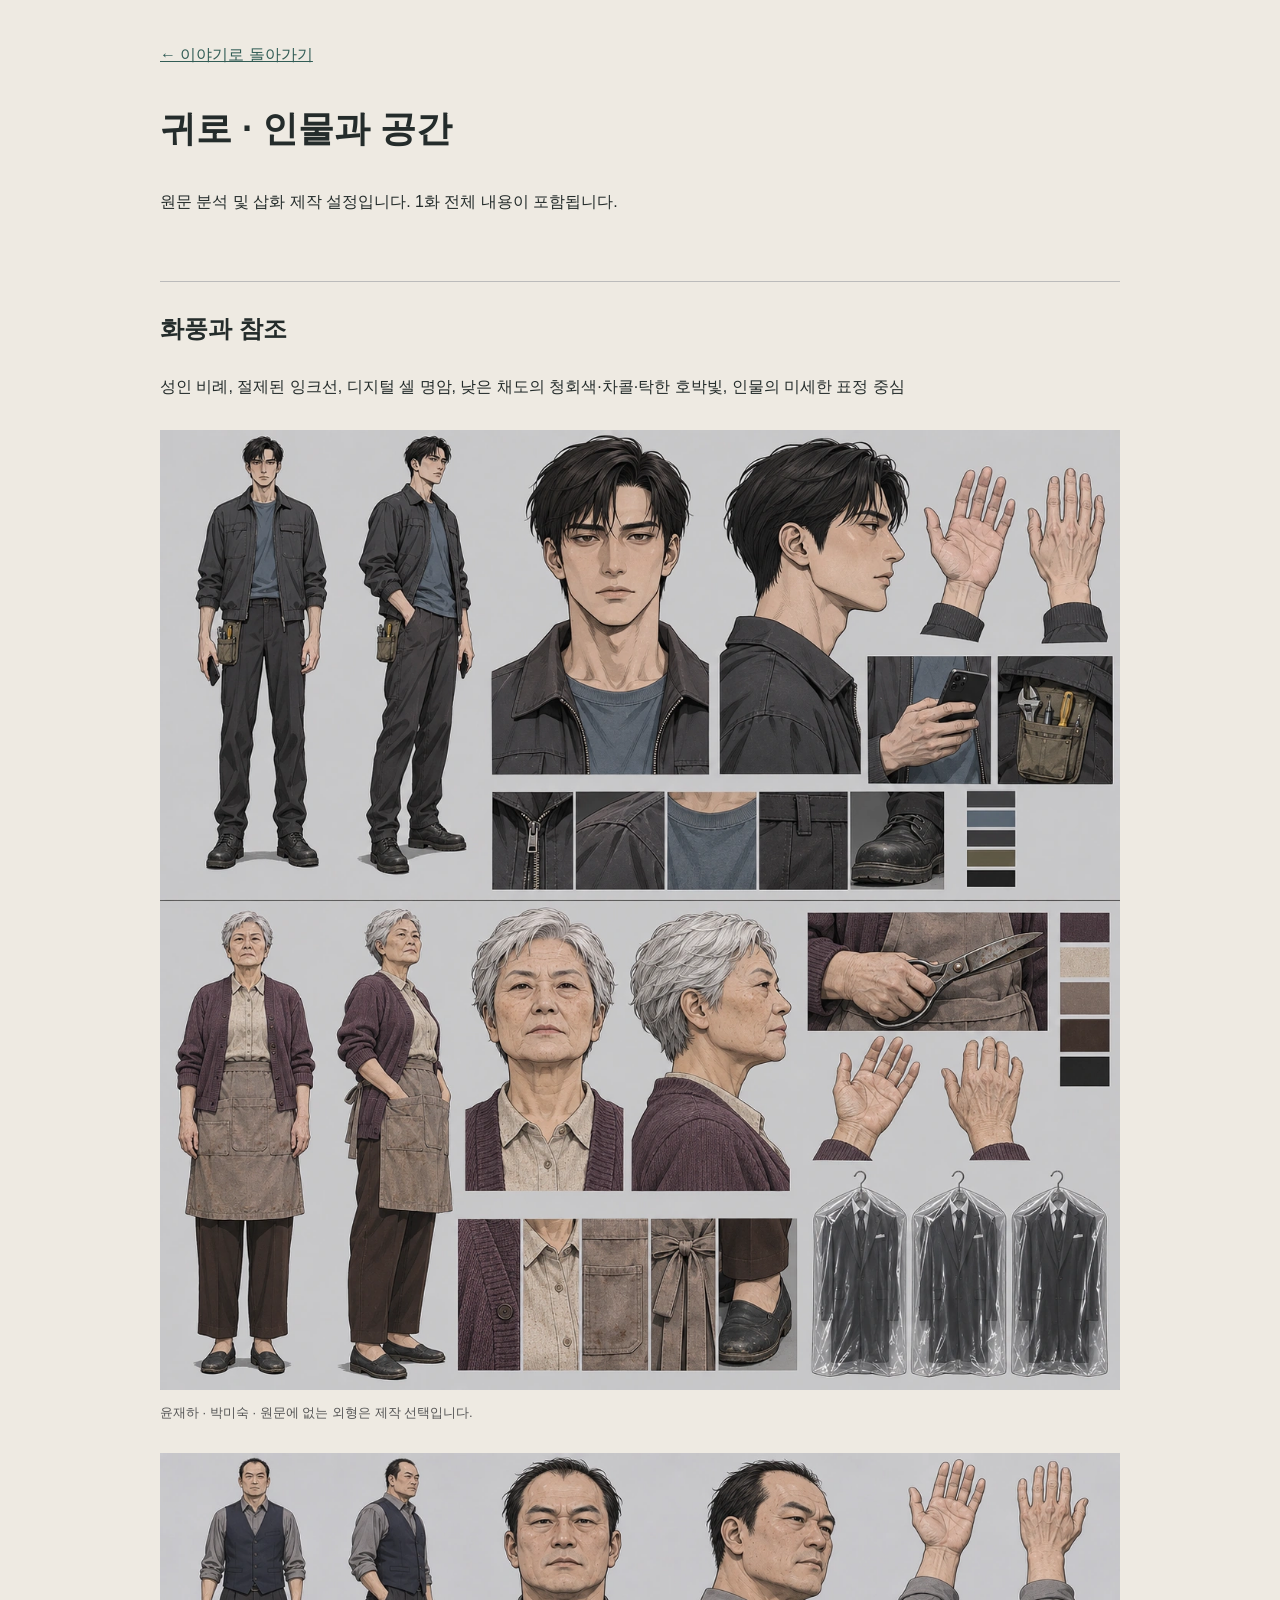
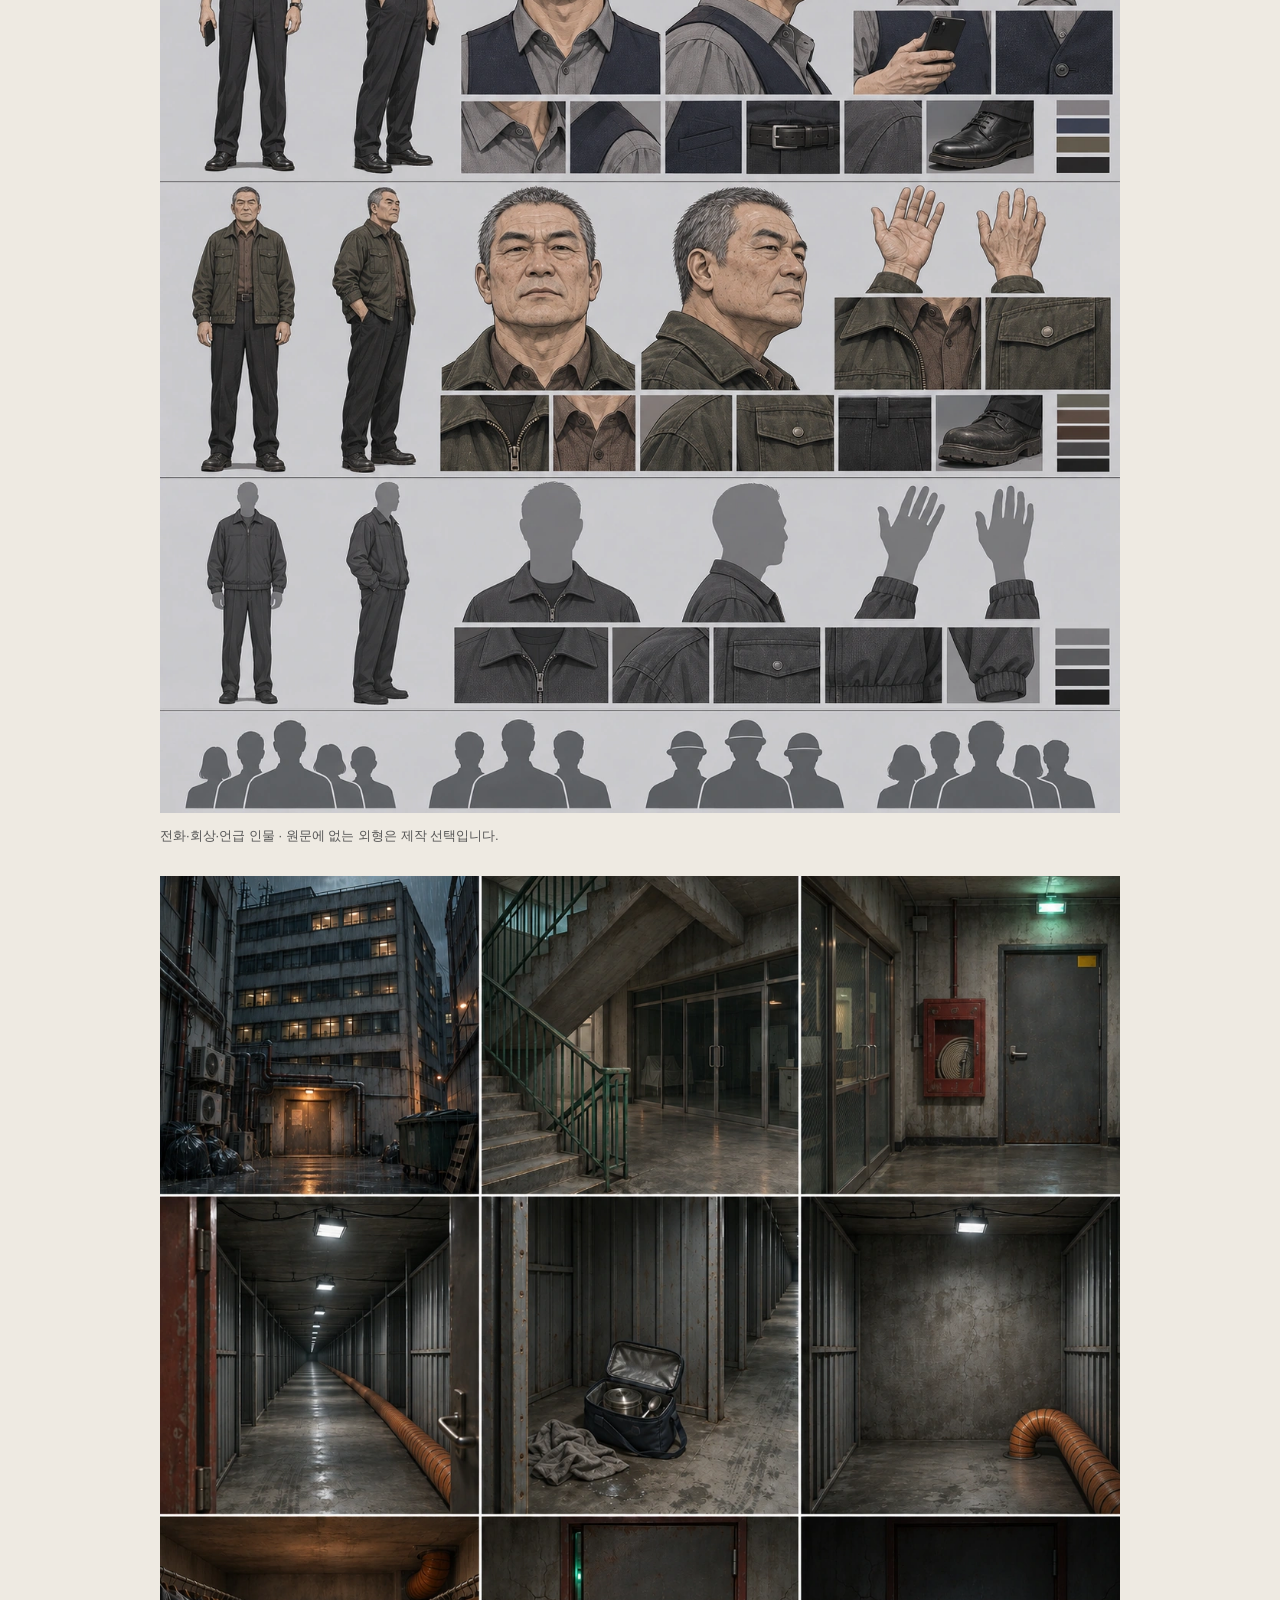
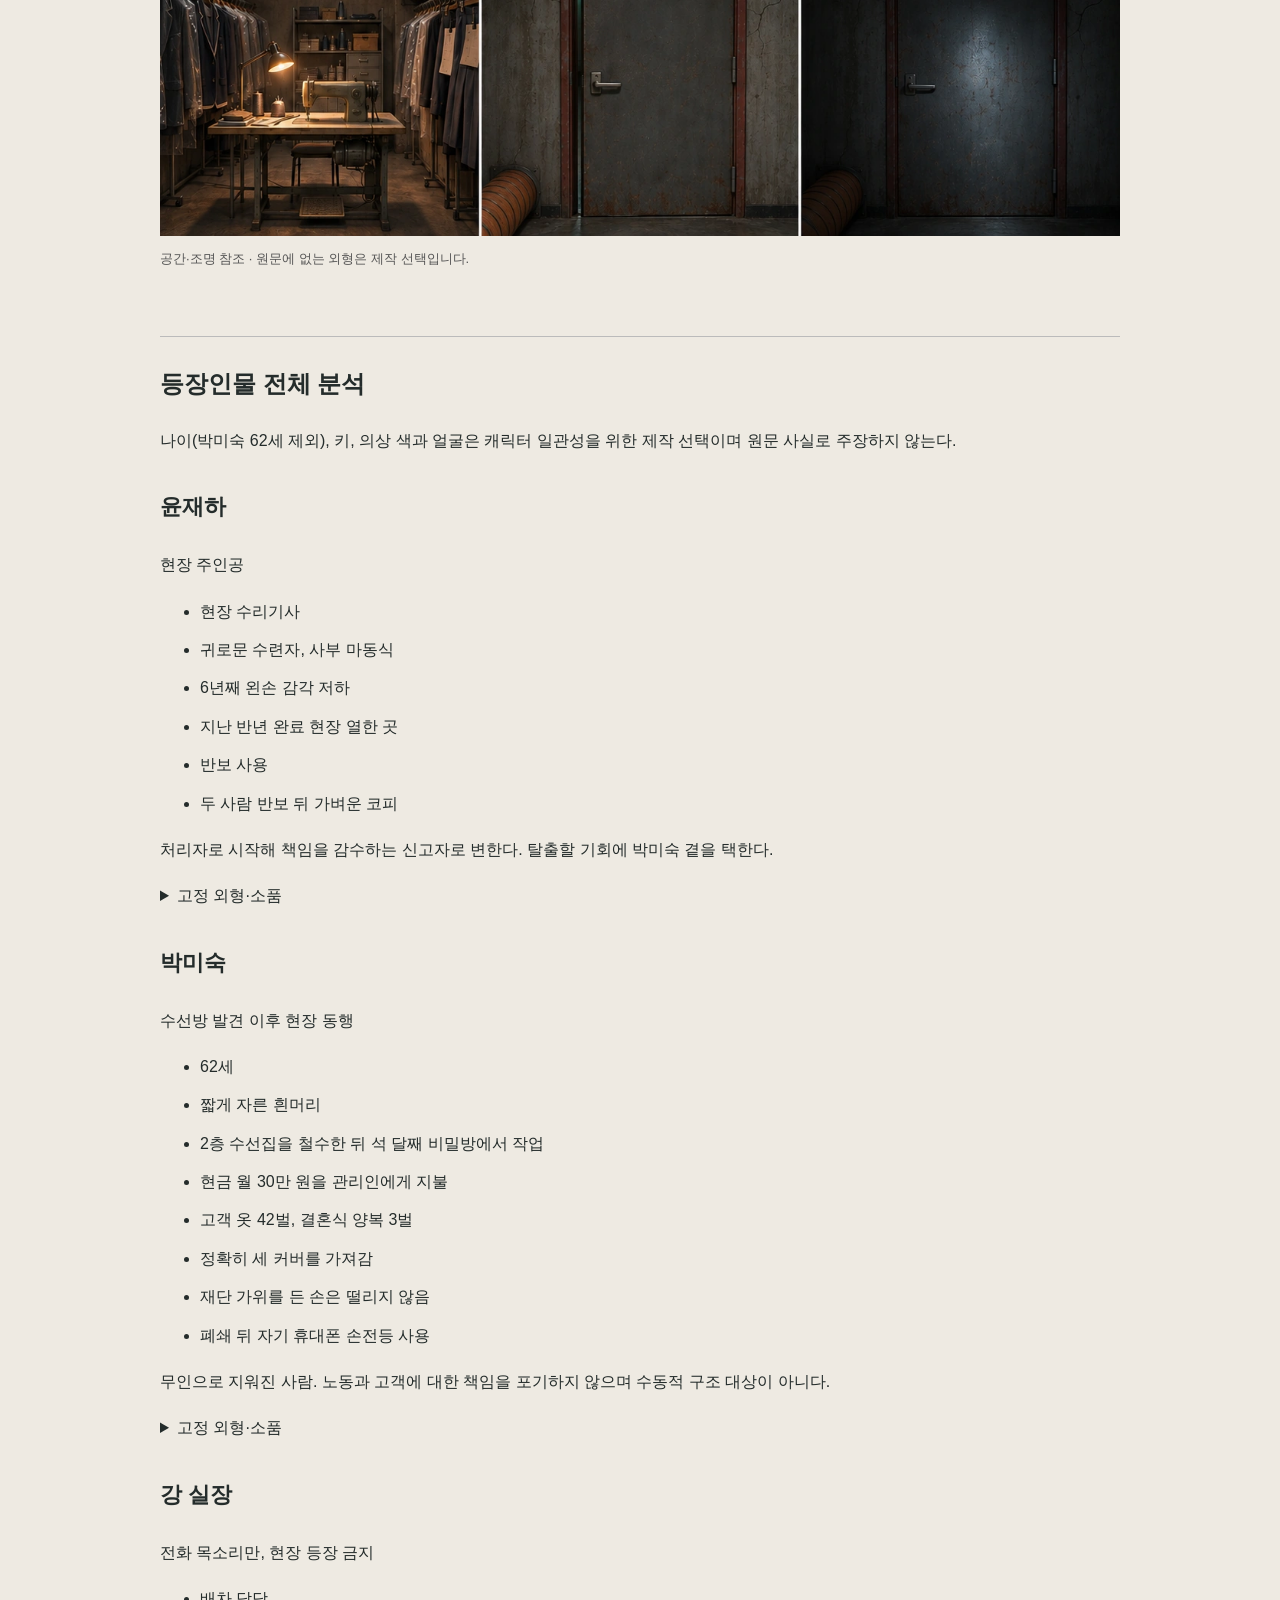
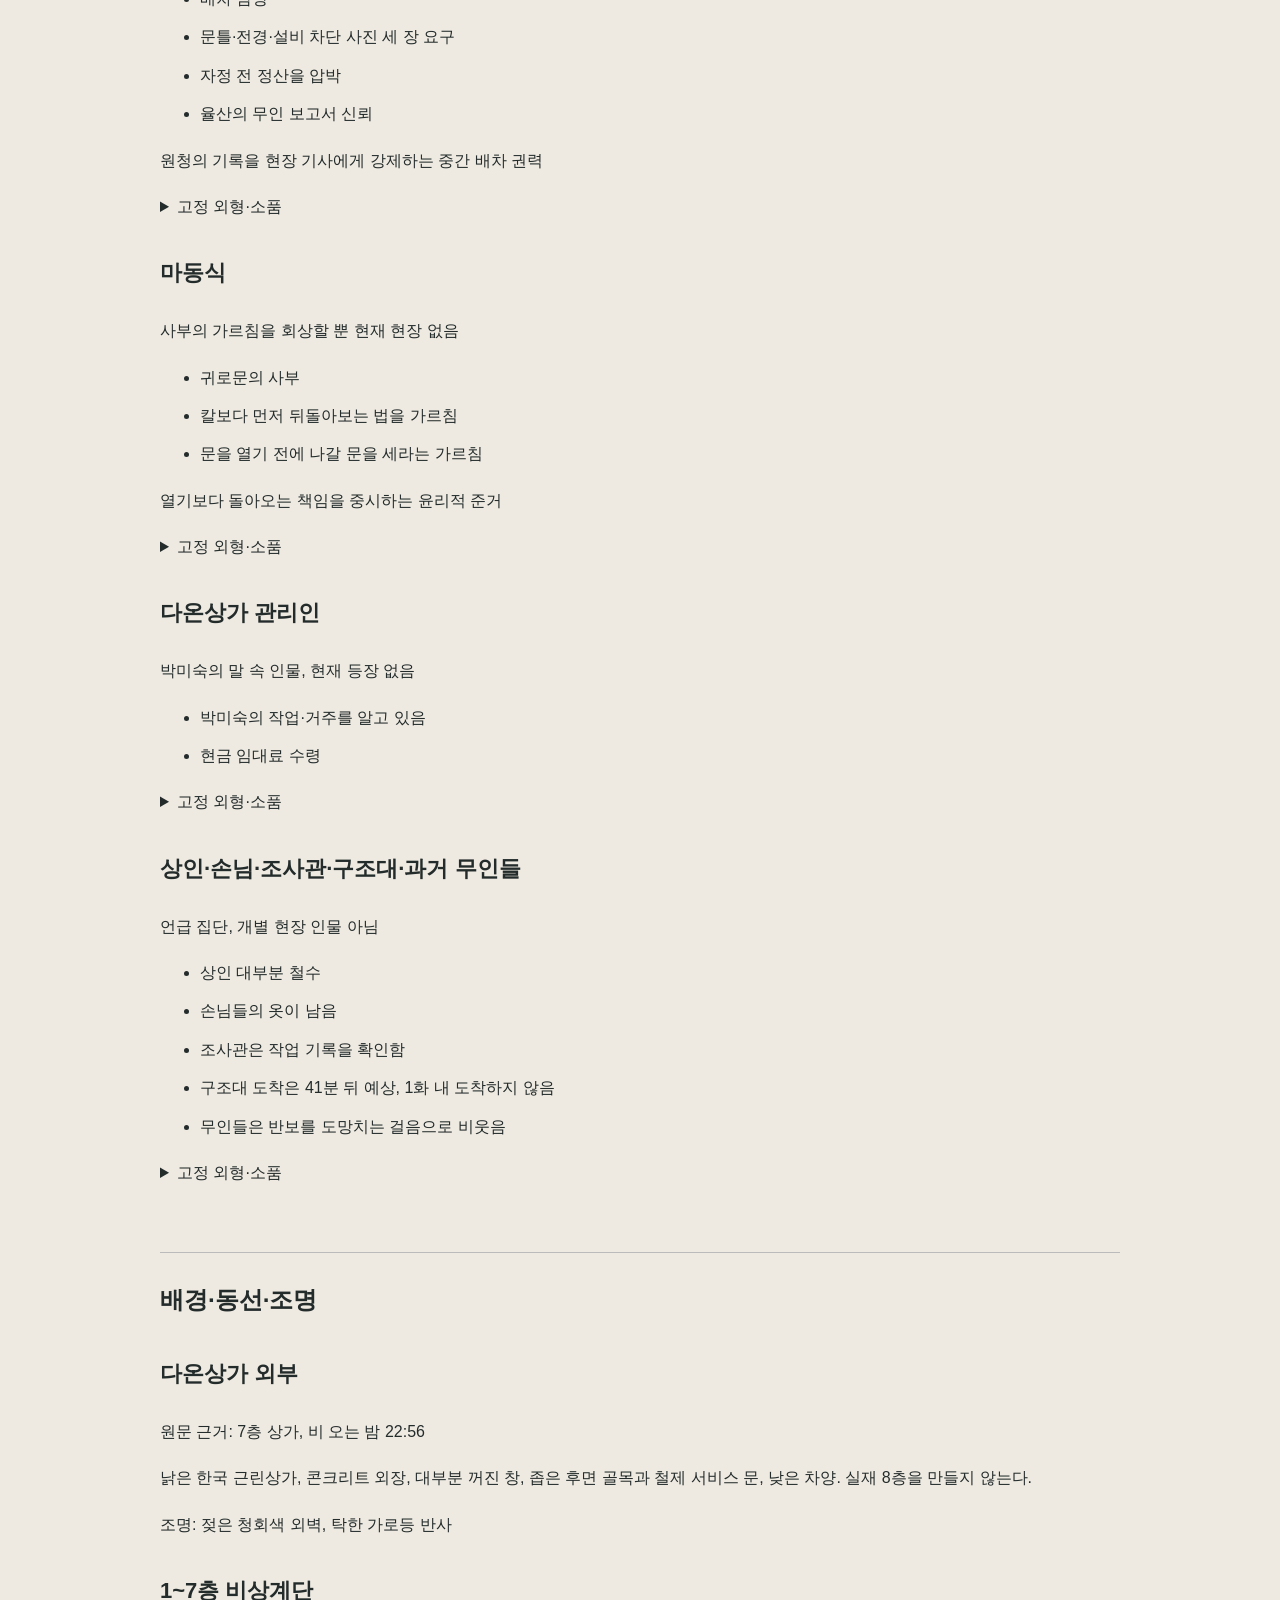
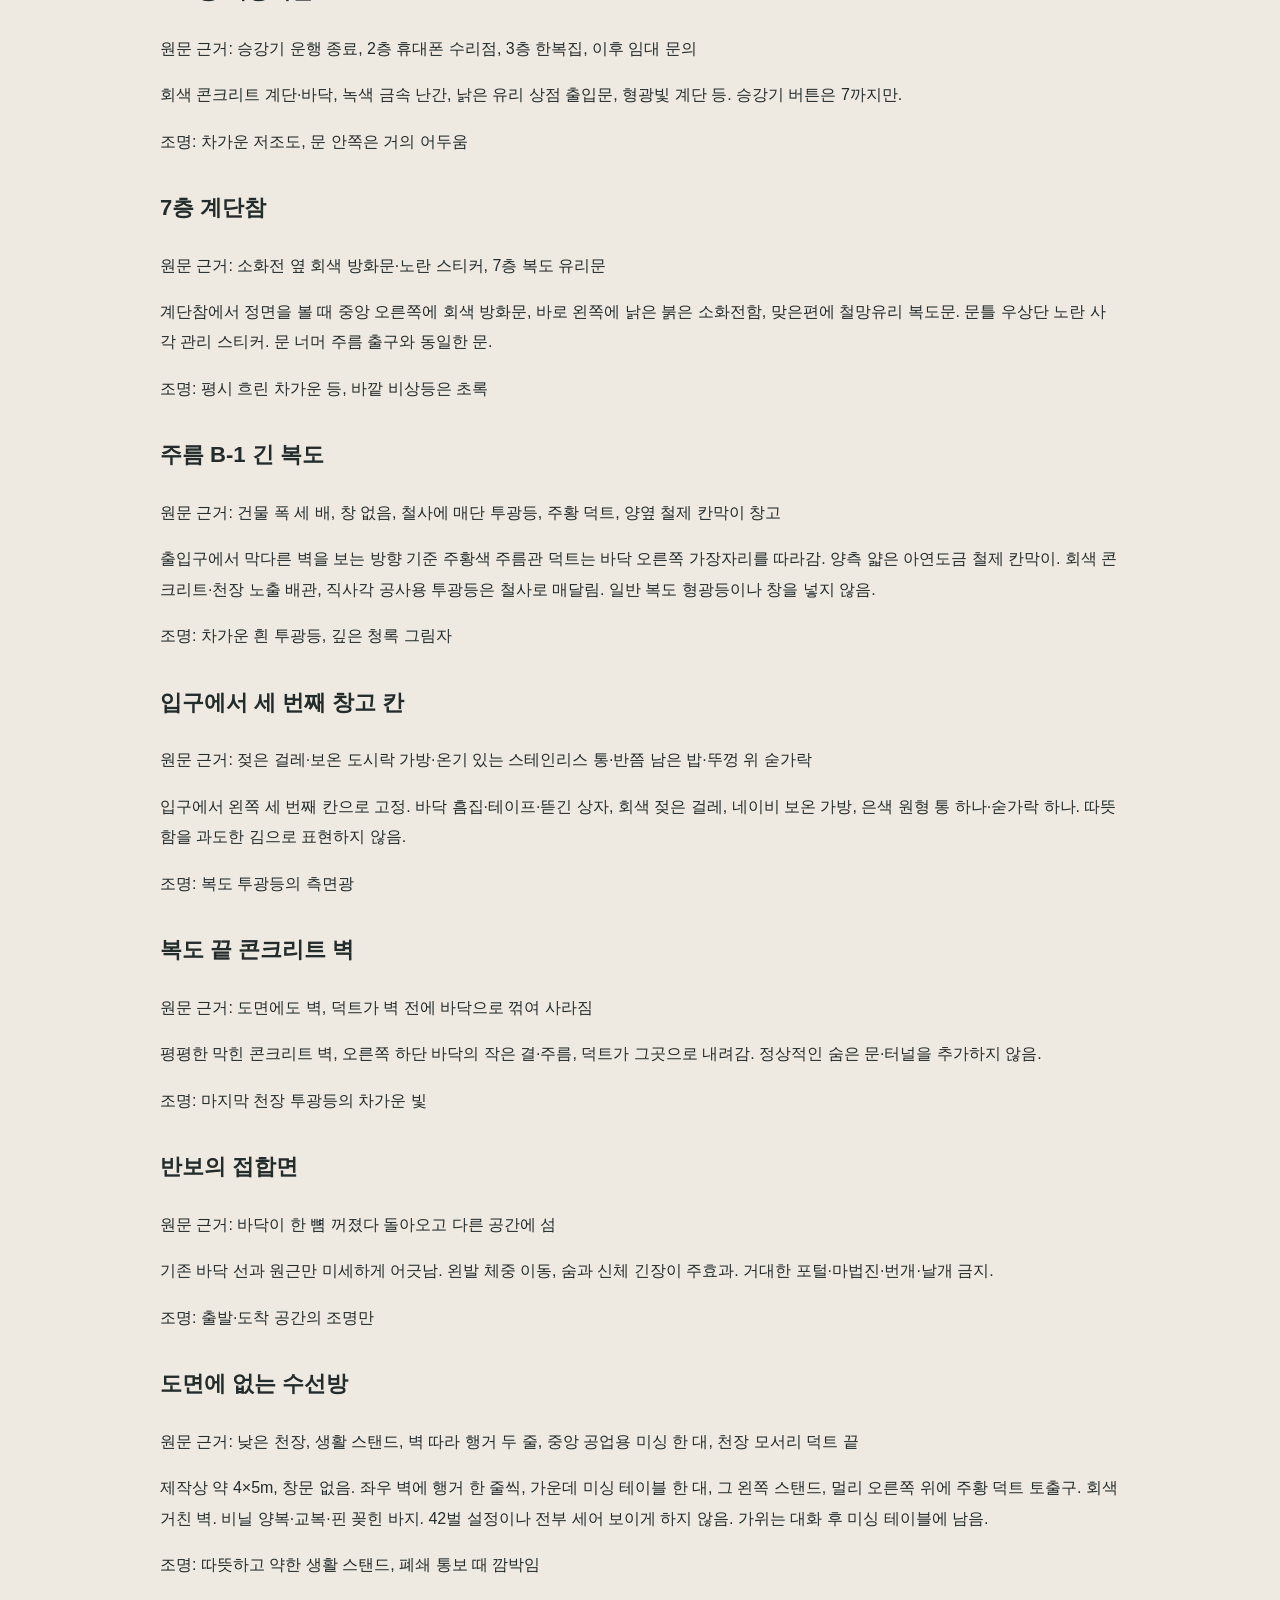
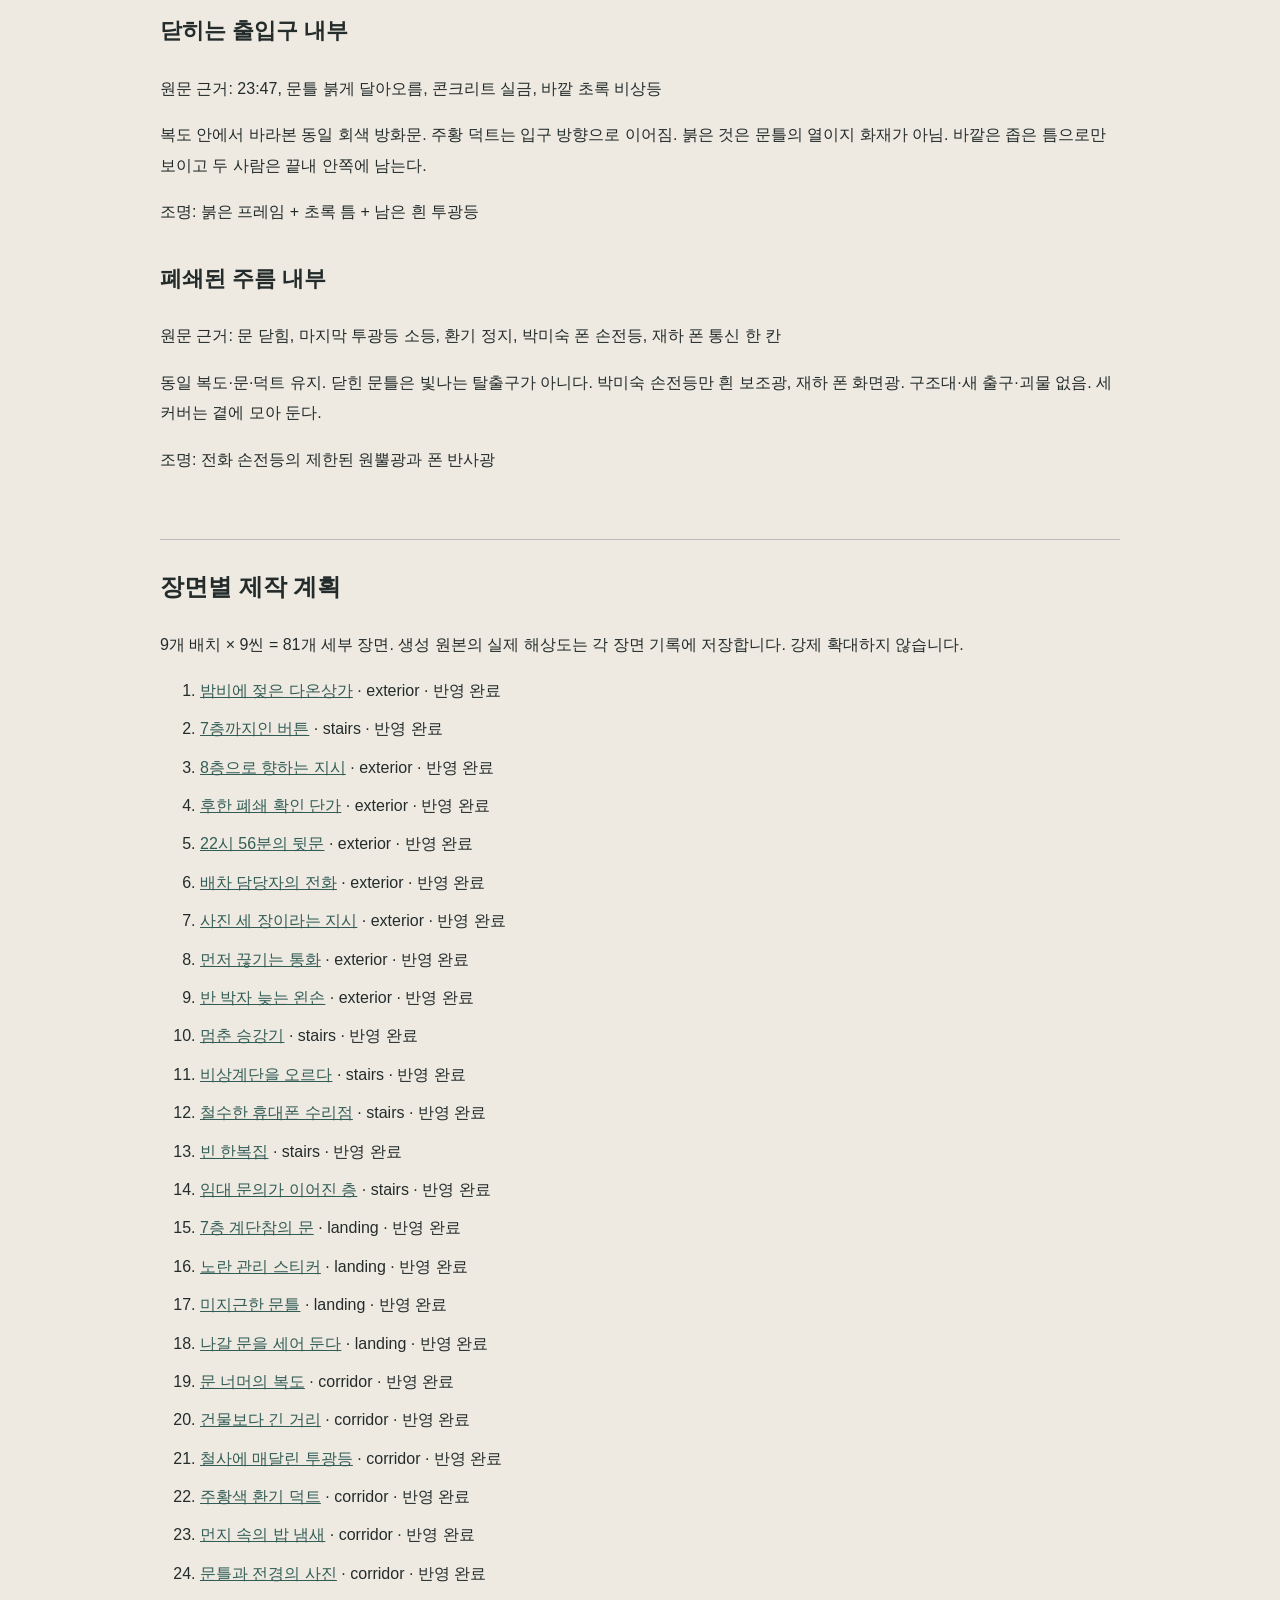
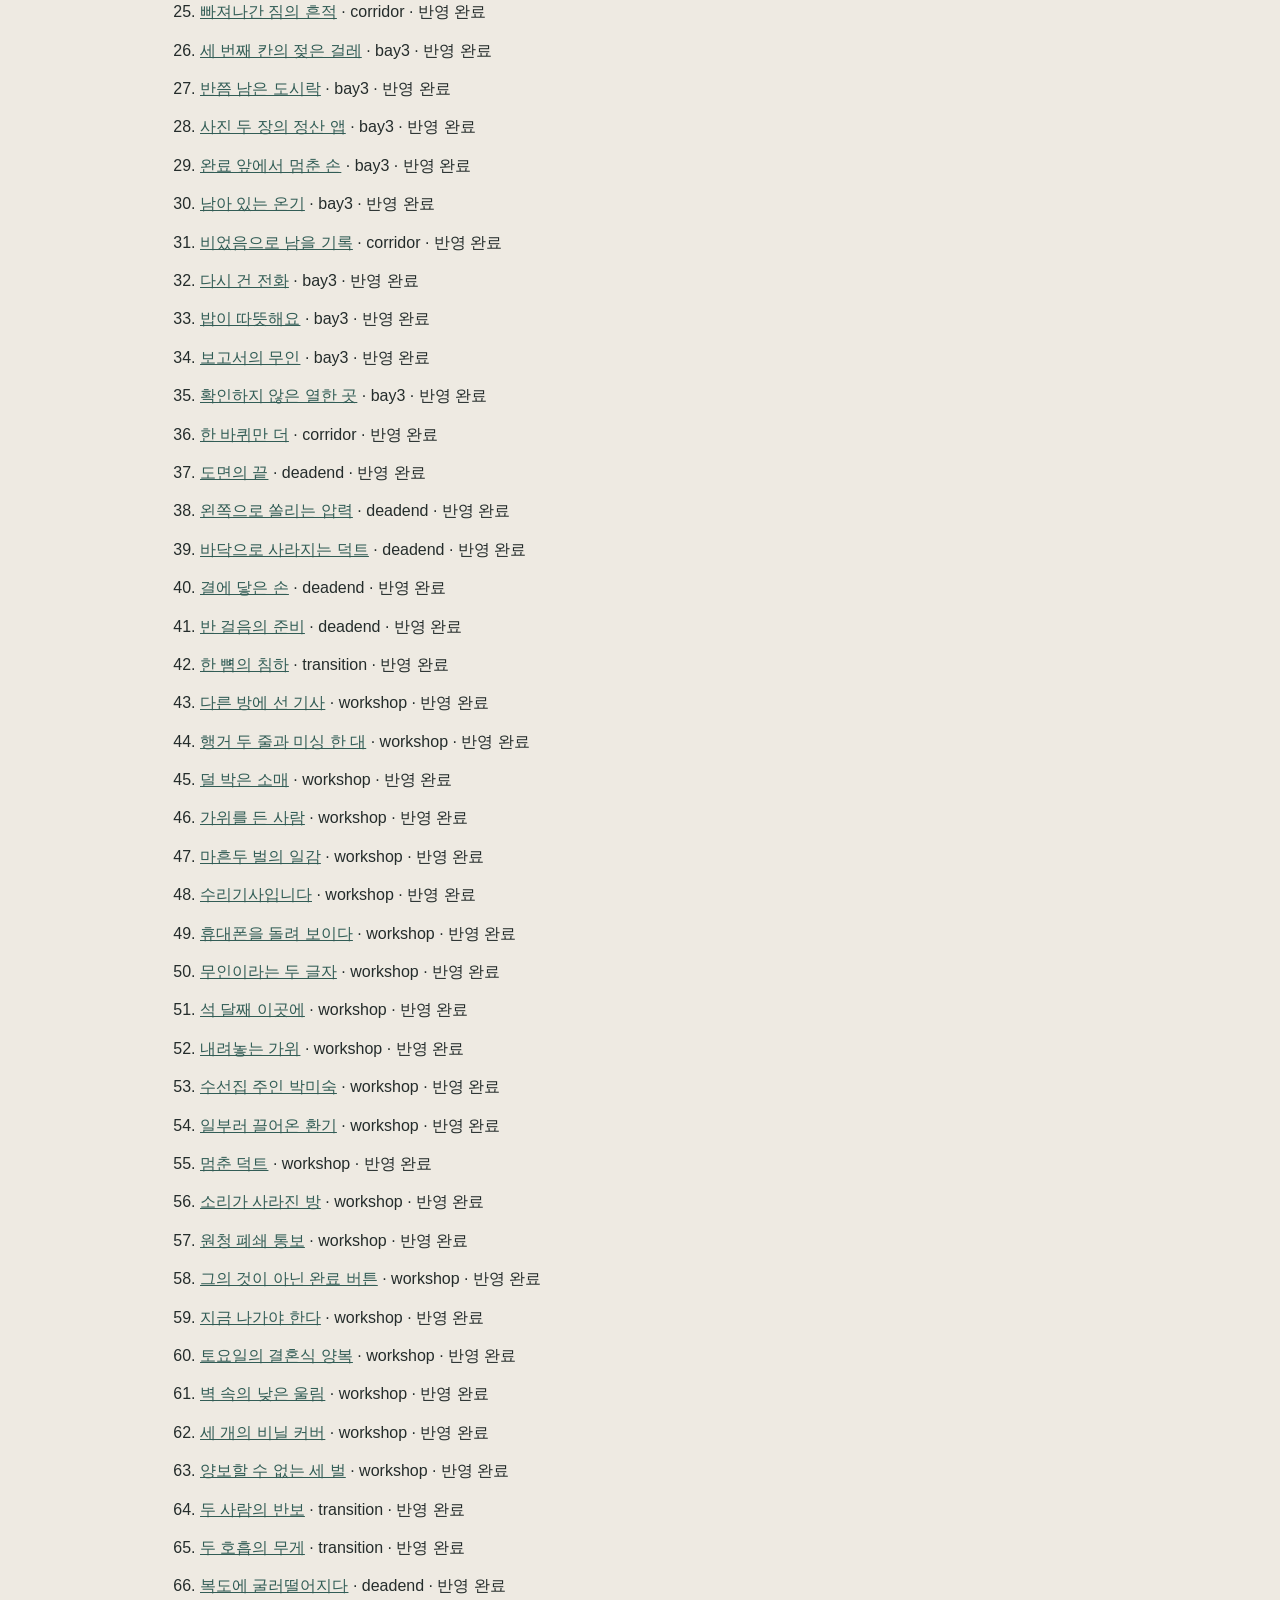
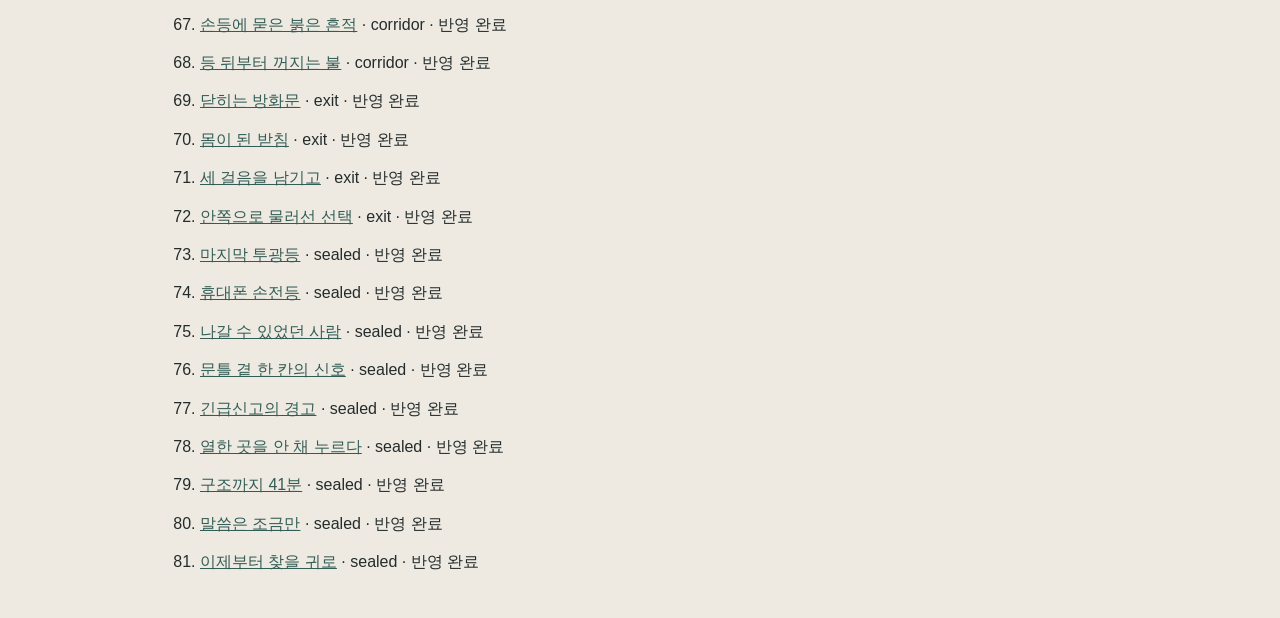
<file: production.html>
<!doctype html><html lang="ko"><head><meta charset="utf-8"><meta name="viewport" content="width=device-width,initial-scale=1"><title>귀로 · 인물과 공간 설정</title><style>body{max-width:960px;margin:40px auto;padding:0 22px;background:#eeeae2;color:#242c2b;font:16px/1.9 sans-serif}h1{font-size:36px}h2{margin-top:64px;border-top:1px solid #bbb;padding-top:24px}h3{font-size:22px}section{margin:30px 0}img{max-width:100%;height:auto}figure{margin:28px 0}pre{white-space:pre-wrap;overflow-wrap:anywhere;font-size:13px}a{color:#325d56}figcaption{font-size:13px;color:#555}li{margin:8px 0}</style></head><body><a href="index.html">← 이야기로 돌아가기</a><h1>귀로 · 인물과 공간</h1><p>원문 분석 및 삽화 제작 설정입니다. 1화 전체 내용이 포함됩니다.</p><h2>화풍과 참조</h2><p>성인 비례, 절제된 잉크선, 디지털 셀 명암, 낮은 채도의 청회색·차콜·탁한 호박빛, 인물의 미세한 표정 중심</p><figure><a href="assets/references/characters-primary.webp"><img src="assets/references/characters-primary.webp" alt="윤재하 · 박미숙 설정 시트"></a><figcaption>윤재하 · 박미숙 · 원문에 없는 외형은 제작 선택입니다.</figcaption></figure><figure><a href="assets/references/characters-secondary.webp"><img src="assets/references/characters-secondary.webp" alt="전화·회상·언급 인물 설정 시트"></a><figcaption>전화·회상·언급 인물 · 원문에 없는 외형은 제작 선택입니다.</figcaption></figure><figure><a href="assets/references/environments.webp"><img src="assets/references/environments.webp" alt="공간·조명 참조 설정 시트"></a><figcaption>공간·조명 참조 · 원문에 없는 외형은 제작 선택입니다.</figcaption></figure><h2>등장인물 전체 분석</h2><p>나이(박미숙 62세 제외), 키, 의상 색과 얼굴은 캐릭터 일관성을 위한 제작 선택이며 원문 사실로 주장하지 않는다.</p><section><h3>윤재하</h3><p>현장 주인공</p><ul><li>현장 수리기사</li><li>귀로문 수련자, 사부 마동식</li><li>6년째 왼손 감각 저하</li><li>지난 반년 완료 현장 열한 곳</li><li>반보 사용</li><li>두 사람 반보 뒤 가벼운 코피</li></ul><p>처리자로 시작해 책임을 감수하는 신고자로 변한다. 탈출할 기회에 박미숙 곁을 택한다.</p><details><summary>고정 외형·소품</summary><pre>{
  &quot;apparent_age&quot;: 32,
  &quot;height_cm&quot;: 178,
  &quot;face&quot;: &quot;좁고 각진 타원 얼굴, 창백한 중성 피부, 피로한 짙은 갈색 눈, 곧은 눈썹과 코, 무수염·무안경&quot;,
  &quot;hair&quot;: &quot;검정 짧은 옆가르마, 약간 흐트러진 앞머리&quot;,
  &quot;clothes&quot;: &quot;차콜 작업 재킷, 바랜 슬레이트 블루 티셔츠, 짙은 회색 작업 바지, 검정 작업화&quot;,
  &quot;props&quot;: &quot;검정 스마트폰, 오른쪽 허리의 작은 올리브 공구 파우치&quot;,
  &quot;hand&quot;: &quot;왼손은 외형상 정상. 떨림·둔한 동작으로 표현하며 절단·의수·화상 흉터를 추가하지 않는다.&quot;
}</pre></details></section><section><h3>박미숙</h3><p>수선방 발견 이후 현장 동행</p><ul><li>62세</li><li>짧게 자른 흰머리</li><li>2층 수선집을 철수한 뒤 석 달째 비밀방에서 작업</li><li>현금 월 30만 원을 관리인에게 지불</li><li>고객 옷 42벌, 결혼식 양복 3벌</li><li>정확히 세 커버를 가져감</li><li>재단 가위를 든 손은 떨리지 않음</li><li>폐쇄 뒤 자기 휴대폰 손전등 사용</li></ul><p>무인으로 지워진 사람. 노동과 고객에 대한 책임을 포기하지 않으며 수동적 구조 대상이 아니다.</p><details><summary>고정 외형·소품</summary><pre>{
  &quot;height_cm&quot;: 158,
  &quot;face&quot;: &quot;각지고 둥근 얼굴, 실제 62세의 주름, 작고 예리한 갈색 눈, 단단한 턱과 얇은 입술&quot;,
  &quot;hair&quot;: &quot;짧은 흰회색 크롭&quot;,
  &quot;clothes&quot;: &quot;바랜 자주색 카디건, 오트밀 블라우스, 짙은 갈색 바지, 검정 단화, 먼지 낀 토프색 작업 앞치마&quot;,
  &quot;props&quot;: &quot;오래된 강철 재단 가위, 무채색 스마트폰, 구출 과정에서 투명 비닐 양복 커버 정확히 3개&quot;
}</pre></details></section><section><h3>강 실장</h3><p>전화 목소리만, 현장 등장 금지</p><ul><li>배차 담당</li><li>문틀·전경·설비 차단 사진 세 장 요구</li><li>자정 전 정산을 압박</li><li>율산의 무인 보고서 신뢰</li></ul><p>원청의 기록을 현장 기사에게 강제하는 중간 배차 권력</p><details><summary>고정 외형·소품</summary><pre>{
  &quot;status&quot;: &quot;외형은 원문 미정. 차후 등장 시만 쓰는 시트용 제작 가정&quot;,
  &quot;appearance&quot;: &quot;50대 남성, 넓은 얼굴, 짧고 뒤로 밀린 검은 머리, 회색 셔츠와 네이비 조끼&quot;
}</pre></details></section><section><h3>마동식</h3><p>사부의 가르침을 회상할 뿐 현재 현장 없음</p><ul><li>귀로문의 사부</li><li>칼보다 먼저 뒤돌아보는 법을 가르침</li><li>문을 열기 전에 나갈 문을 세라는 가르침</li></ul><p>열기보다 돌아오는 책임을 중시하는 윤리적 준거</p><details><summary>고정 외형·소품</summary><pre>{
  &quot;status&quot;: &quot;외형은 원문 미정. 회상 시트용 제작 가정&quot;,
  &quot;appearance&quot;: &quot;60대 남성, 다부진 체격, 짧은 소금후추 머리, 풍화된 넓은 얼굴, 어두운 올리브 작업 재킷과 갈색 이너&quot;
}</pre></details></section><section><h3>다온상가 관리인</h3><p>박미숙의 말 속 인물, 현재 등장 없음</p><ul><li>박미숙의 작업·거주를 알고 있음</li><li>현금 임대료 수령</li></ul><p></p><details><summary>고정 외형·소품</summary><pre>{
  &quot;status&quot;: &quot;성별·나이·외형을 원문이 정하지 않음. 얼굴 없는 중립 실루엣만 사용, 서사 이미지에 삽입하지 않는다.&quot;
}</pre></details></section><section><h3>상인·손님·조사관·구조대·과거 무인들</h3><p>언급 집단, 개별 현장 인물 아님</p><ul><li>상인 대부분 철수</li><li>손님들의 옷이 남음</li><li>조사관은 작업 기록을 확인함</li><li>구조대 도착은 41분 뒤 예상, 1화 내 도착하지 않음</li><li>무인들은 반보를 도망치는 걸음으로 비웃음</li></ul><p></p><details><summary>고정 외형·소품</summary><pre>{
  &quot;status&quot;: &quot;얼굴·제복·구조 장면을 만들어 넣지 않는다. 시트의 군집 아이콘은 제작 문서에만 사용한다.&quot;
}</pre></details></section><h2>배경·동선·조명</h2><section><h3>다온상가 외부</h3><p>원문 근거: 7층 상가, 비 오는 밤 22:56</p><p>낡은 한국 근린상가, 콘크리트 외장, 대부분 꺼진 창, 좁은 후면 골목과 철제 서비스 문, 낮은 차양. 실재 8층을 만들지 않는다.</p><p>조명: 젖은 청회색 외벽, 탁한 가로등 반사</p></section><section><h3>1~7층 비상계단</h3><p>원문 근거: 승강기 운행 종료, 2층 휴대폰 수리점, 3층 한복집, 이후 임대 문의</p><p>회색 콘크리트 계단·바닥, 녹색 금속 난간, 낡은 유리 상점 출입문, 형광빛 계단 등. 승강기 버튼은 7까지만.</p><p>조명: 차가운 저조도, 문 안쪽은 거의 어두움</p></section><section><h3>7층 계단참</h3><p>원문 근거: 소화전 옆 회색 방화문·노란 스티커, 7층 복도 유리문</p><p>계단참에서 정면을 볼 때 중앙 오른쪽에 회색 방화문, 바로 왼쪽에 낡은 붉은 소화전함, 맞은편에 철망유리 복도문. 문틀 우상단 노란 사각 관리 스티커. 문 너머 주름 출구와 동일한 문.</p><p>조명: 평시 흐린 차가운 등, 바깥 비상등은 초록</p></section><section><h3>주름 B-1 긴 복도</h3><p>원문 근거: 건물 폭 세 배, 창 없음, 철사에 매단 투광등, 주황 덕트, 양옆 철제 칸막이 창고</p><p>출입구에서 막다른 벽을 보는 방향 기준 주황색 주름관 덕트는 바닥 오른쪽 가장자리를 따라감. 양측 얇은 아연도금 철제 칸막이. 회색 콘크리트·천장 노출 배관, 직사각 공사용 투광등은 철사로 매달림. 일반 복도 형광등이나 창을 넣지 않음.</p><p>조명: 차가운 흰 투광등, 깊은 청록 그림자</p></section><section><h3>입구에서 세 번째 창고 칸</h3><p>원문 근거: 젖은 걸레·보온 도시락 가방·온기 있는 스테인리스 통·반쯤 남은 밥·뚜껑 위 숟가락</p><p>입구에서 왼쪽 세 번째 칸으로 고정. 바닥 흠집·테이프·뜯긴 상자, 회색 젖은 걸레, 네이비 보온 가방, 은색 원형 통 하나·숟가락 하나. 따뜻함을 과도한 김으로 표현하지 않음.</p><p>조명: 복도 투광등의 측면광</p></section><section><h3>복도 끝 콘크리트 벽</h3><p>원문 근거: 도면에도 벽, 덕트가 벽 전에 바닥으로 꺾여 사라짐</p><p>평평한 막힌 콘크리트 벽, 오른쪽 하단 바닥의 작은 결·주름, 덕트가 그곳으로 내려감. 정상적인 숨은 문·터널을 추가하지 않음.</p><p>조명: 마지막 천장 투광등의 차가운 빛</p></section><section><h3>반보의 접합면</h3><p>원문 근거: 바닥이 한 뼘 꺼졌다 돌아오고 다른 공간에 섬</p><p>기존 바닥 선과 원근만 미세하게 어긋남. 왼발 체중 이동, 숨과 신체 긴장이 주효과. 거대한 포털·마법진·번개·날개 금지.</p><p>조명: 출발·도착 공간의 조명만</p></section><section><h3>도면에 없는 수선방</h3><p>원문 근거: 낮은 천장, 생활 스탠드, 벽 따라 행거 두 줄, 중앙 공업용 미싱 한 대, 천장 모서리 덕트 끝</p><p>제작상 약 4×5m, 창문 없음. 좌우 벽에 행거 한 줄씩, 가운데 미싱 테이블 한 대, 그 왼쪽 스탠드, 멀리 오른쪽 위에 주황 덕트 토출구. 회색 거친 벽. 비닐 양복·교복·핀 꽂힌 바지. 42벌 설정이나 전부 세어 보이게 하지 않음. 가위는 대화 후 미싱 테이블에 남음.</p><p>조명: 따뜻하고 약한 생활 스탠드, 폐쇄 통보 때 깜박임</p></section><section><h3>닫히는 출입구 내부</h3><p>원문 근거: 23:47, 문틀 붉게 달아오름, 콘크리트 실금, 바깥 초록 비상등</p><p>복도 안에서 바라본 동일 회색 방화문. 주황 덕트는 입구 방향으로 이어짐. 붉은 것은 문틀의 열이지 화재가 아님. 바깥은 좁은 틈으로만 보이고 두 사람은 끝내 안쪽에 남는다.</p><p>조명: 붉은 프레임 + 초록 틈 + 남은 흰 투광등</p></section><section><h3>폐쇄된 주름 내부</h3><p>원문 근거: 문 닫힘, 마지막 투광등 소등, 환기 정지, 박미숙 폰 손전등, 재하 폰 통신 한 칸</p><p>동일 복도·문·덕트 유지. 닫힌 문틀은 빛나는 탈출구가 아니다. 박미숙 손전등만 흰 보조광, 재하 폰 화면광. 구조대·새 출구·괴물 없음. 세 커버는 곁에 모아 둔다.</p><p>조명: 전화 손전등의 제한된 원뿔광과 폰 반사광</p></section><h2>장면별 제작 계획</h2><p>9개 배치 × 9씬 = 81개 세부 장면. 생성 원본의 실제 해상도는 각 장면 기록에 저장합니다. 강제 확대하지 않습니다.</p><ol><li><a href="index.html#p0002">밤비에 젖은 다온상가</a> · exterior · 반영 완료</li><li><a href="index.html#p0002">7층까지인 버튼</a> · stairs · 반영 완료</li><li><a href="index.html#p0003">8층으로 향하는 지시</a> · exterior · 반영 완료</li><li><a href="index.html#p0004">후한 폐쇄 확인 단가</a> · exterior · 반영 완료</li><li><a href="index.html#p0005">22시 56분의 뒷문</a> · exterior · 반영 완료</li><li><a href="index.html#p0006">배차 담당자의 전화</a> · exterior · 반영 완료</li><li><a href="index.html#p0009">사진 세 장이라는 지시</a> · exterior · 반영 완료</li><li><a href="index.html#p0012">먼저 끊기는 통화</a> · exterior · 반영 완료</li><li><a href="index.html#p0013">반 박자 늦는 왼손</a> · exterior · 반영 완료</li><li><a href="index.html#p0015">멈춘 승강기</a> · stairs · 반영 완료</li><li><a href="index.html#p0015">비상계단을 오르다</a> · stairs · 반영 완료</li><li><a href="index.html#p0015">철수한 휴대폰 수리점</a> · stairs · 반영 완료</li><li><a href="index.html#p0015">빈 한복집</a> · stairs · 반영 완료</li><li><a href="index.html#p0015">임대 문의가 이어진 층</a> · stairs · 반영 완료</li><li><a href="index.html#p0016">7층 계단참의 문</a> · landing · 반영 완료</li><li><a href="index.html#p0018">노란 관리 스티커</a> · landing · 반영 완료</li><li><a href="index.html#p0020">미지근한 문틀</a> · landing · 반영 완료</li><li><a href="index.html#p0023">나갈 문을 세어 둔다</a> · landing · 반영 완료</li><li><a href="index.html#p0025">문 너머의 복도</a> · corridor · 반영 완료</li><li><a href="index.html#p0026">건물보다 긴 거리</a> · corridor · 반영 완료</li><li><a href="index.html#p0026">철사에 매달린 투광등</a> · corridor · 반영 완료</li><li><a href="index.html#p0026">주황색 환기 덕트</a> · corridor · 반영 완료</li><li><a href="index.html#p0028">먼지 속의 밥 냄새</a> · corridor · 반영 완료</li><li><a href="index.html#p0029">문틀과 전경의 사진</a> · corridor · 반영 완료</li><li><a href="index.html#p0030">빠져나간 짐의 흔적</a> · corridor · 반영 완료</li><li><a href="index.html#p0032">세 번째 칸의 젖은 걸레</a> · bay3 · 반영 완료</li><li><a href="index.html#p0033">반쯤 남은 도시락</a> · bay3 · 반영 완료</li><li><a href="index.html#p0035">사진 두 장의 정산 앱</a> · bay3 · 반영 완료</li><li><a href="index.html#p0037">완료 앞에서 멈춘 손</a> · bay3 · 반영 완료</li><li><a href="index.html#p0038">남아 있는 온기</a> · bay3 · 반영 완료</li><li><a href="index.html#p0039">비었음으로 남을 기록</a> · corridor · 반영 완료</li><li><a href="index.html#p0040">다시 건 전화</a> · bay3 · 반영 완료</li><li><a href="index.html#p0043">밥이 따뜻해요</a> · bay3 · 반영 완료</li><li><a href="index.html#p0045">보고서의 무인</a> · bay3 · 반영 완료</li><li><a href="index.html#p0046">확인하지 않은 열한 곳</a> · bay3 · 반영 완료</li><li><a href="index.html#p0049">한 바퀴만 더</a> · corridor · 반영 완료</li><li><a href="index.html#p0051">도면의 끝</a> · deadend · 반영 완료</li><li><a href="index.html#p0052">왼쪽으로 쏠리는 압력</a> · deadend · 반영 완료</li><li><a href="index.html#p0052">바닥으로 사라지는 덕트</a> · deadend · 반영 완료</li><li><a href="index.html#p0054">결에 닿은 손</a> · deadend · 반영 완료</li><li><a href="index.html#p0055">반 걸음의 준비</a> · deadend · 반영 완료</li><li><a href="index.html#p0056">한 뼘의 침하</a> · transition · 반영 완료</li><li><a href="index.html#p0057">다른 방에 선 기사</a> · workshop · 반영 완료</li><li><a href="index.html#p0058">행거 두 줄과 미싱 한 대</a> · workshop · 반영 완료</li><li><a href="index.html#p0059">덜 박은 소매</a> · workshop · 반영 완료</li><li><a href="index.html#p0062">가위를 든 사람</a> · workshop · 반영 완료</li><li><a href="index.html#p0063">마흔두 벌의 일감</a> · workshop · 반영 완료</li><li><a href="index.html#p0064">수리기사입니다</a> · workshop · 반영 완료</li><li><a href="index.html#p0066">휴대폰을 돌려 보이다</a> · workshop · 반영 완료</li><li><a href="index.html#p0067">무인이라는 두 글자</a> · workshop · 반영 완료</li><li><a href="index.html#p0068">석 달째 이곳에</a> · workshop · 반영 완료</li><li><a href="index.html#p0070">내려놓는 가위</a> · workshop · 반영 완료</li><li><a href="index.html#p0070">수선집 주인 박미숙</a> · workshop · 반영 완료</li><li><a href="index.html#p0071">일부러 끌어온 환기</a> · workshop · 반영 완료</li><li><a href="index.html#p0073">멈춘 덕트</a> · workshop · 반영 완료</li><li><a href="index.html#p0074">소리가 사라진 방</a> · workshop · 반영 완료</li><li><a href="index.html#p0076">원청 폐쇄 통보</a> · workshop · 반영 완료</li><li><a href="index.html#p0078">그의 것이 아닌 완료 버튼</a> · workshop · 반영 완료</li><li><a href="index.html#p0080">지금 나가야 한다</a> · workshop · 반영 완료</li><li><a href="index.html#p0083">토요일의 결혼식 양복</a> · workshop · 반영 완료</li><li><a href="index.html#p0084">벽 속의 낮은 울림</a> · workshop · 반영 완료</li><li><a href="index.html#p0086">세 개의 비닐 커버</a> · workshop · 반영 완료</li><li><a href="index.html#p0087">양보할 수 없는 세 벌</a> · workshop · 반영 완료</li><li><a href="index.html#p0090">두 사람의 반보</a> · transition · 반영 완료</li><li><a href="index.html#p0092">두 호흡의 무게</a> · transition · 반영 완료</li><li><a href="index.html#p0093">복도에 굴러떨어지다</a> · deadend · 반영 완료</li><li><a href="index.html#p0094">손등에 묻은 붉은 흔적</a> · corridor · 반영 완료</li><li><a href="index.html#p0098">등 뒤부터 꺼지는 불</a> · corridor · 반영 완료</li><li><a href="index.html#p0100">닫히는 방화문</a> · exit · 반영 완료</li><li><a href="index.html#p0102">몸이 된 받침</a> · exit · 반영 완료</li><li><a href="index.html#p0106">세 걸음을 남기고</a> · exit · 반영 완료</li><li><a href="index.html#p0111">안쪽으로 물러선 선택</a> · exit · 반영 완료</li><li><a href="index.html#p0113">마지막 투광등</a> · sealed · 반영 완료</li><li><a href="index.html#p0114">휴대폰 손전등</a> · sealed · 반영 완료</li><li><a href="index.html#p0115">나갈 수 있었던 사람</a> · sealed · 반영 완료</li><li><a href="index.html#p0116">문틀 곁 한 칸의 신호</a> · sealed · 반영 완료</li><li><a href="index.html#p0118">긴급신고의 경고</a> · sealed · 반영 완료</li><li><a href="index.html#p0120">열한 곳을 안 채 누르다</a> · sealed · 반영 완료</li><li><a href="index.html#p0121">구조까지 41분</a> · sealed · 반영 완료</li><li><a href="index.html#p0125">말씀은 조금만</a> · sealed · 반영 완료</li><li><a href="index.html#p0127">이제부터 찾을 귀로</a> · sealed · 반영 완료</li></ol></body></html>
</file>
